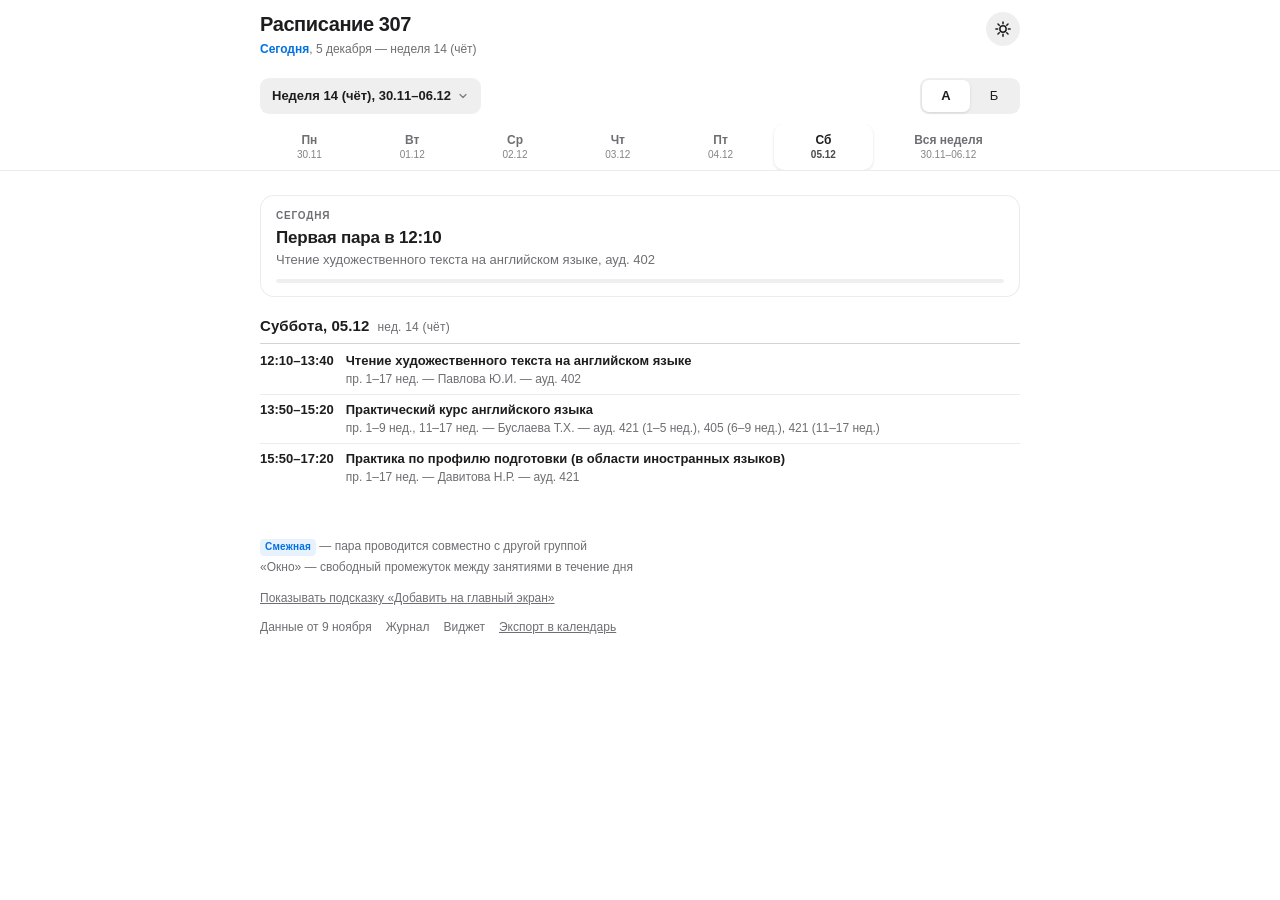
<file: index.html>
<!DOCTYPE html>
<html lang="ru">
<head>
<meta charset="utf-8">
<meta name="viewport" content="width=device-width, initial-scale=1, viewport-fit=cover">
<meta name="color-scheme" content="light dark">
<meta name="theme-color" content="#ffffff" id="metaTheme">
<title>Расписание 307</title>
<meta name="description" content="Расписание занятий групп А и Б: выберите группу и неделю — сайт покажет, какие пары идут на этой неделе.">
<link rel="icon" href="icon.svg" type="image/svg+xml">
<link rel="apple-touch-icon" href="apple-touch-icon.png">
<link rel="manifest" href="manifest.webmanifest">
<link rel="stylesheet" href="style.css">
<script>
try{var __s=JSON.parse(localStorage.getItem("schedule307:v1")||"{}");var __d=window.matchMedia&&matchMedia("(prefers-color-scheme: dark)").matches;document.documentElement.dataset.theme=__s.theme||(__d?"dark":"light")}catch(e){document.documentElement.dataset.theme="light"}
</script>
</head>
<body>
<header class="hdr">
  <div class="topbar">
    <div class="brand">
      <h1>Расписание 307</h1>
      <p class="sub" id="todayBadge" hidden></p>
    </div>
    <div class="hdr-actions">
      <button class="iconbtn" id="themeBtn" type="button" aria-label="Переключить тему">
        <svg class="ic-sun" width="18" height="18" viewBox="0 0 24 24" fill="none" stroke="currentColor" stroke-width="2" stroke-linecap="round"><circle cx="12" cy="12" r="4.2"/><path d="M12 2.5v2.4M12 19.1v2.4M2.5 12h2.4M19.1 12h2.4M5.3 5.3l1.7 1.7M17 17l1.7 1.7M18.7 5.3L17 7M7 17l-1.7 1.7"/></svg>
        <svg class="ic-moon" width="18" height="18" viewBox="0 0 24 24" fill="none" stroke="currentColor" stroke-width="2" stroke-linecap="round" stroke-linejoin="round"><path d="M21 12.79A9 9 0 1 1 11.21 3 7 7 0 0 0 21 12.79Z"/></svg>
      </button>
    </div>
  </div>

  <div class="panel">
    <div class="headrow">
      <button class="weekpill" id="weekPill" type="button" aria-expanded="false" aria-controls="weekRow">
        <span id="weekPillText"></span>
        <svg width="12" height="12" viewBox="0 0 24 24" fill="none" stroke="currentColor" stroke-width="2.4" stroke-linecap="round" stroke-linejoin="round"><path d="M6 9l6 6 6-6"/></svg>
      </button>
      <div class="seg groupseg" id="groupSeg" role="group" aria-label="Учебная группа">
        <button type="button" data-group="А" aria-pressed="true" aria-label="Группа А">А</button>
        <button type="button" data-group="Б" aria-pressed="false" aria-label="Группа Б">Б</button>
      </div>
    </div>

    <div class="weekrow" id="weekRow" hidden>
      <button class="wk-step" id="weekPrev" type="button" aria-label="Предыдущая неделя">
        <svg width="14" height="14" viewBox="0 0 24 24" fill="none" stroke="currentColor" stroke-width="2.4" stroke-linecap="round" stroke-linejoin="round"><path d="M15.5 5l-7 7 7 7"/></svg>
      </button>
      <div class="seg weekseg" id="weekSeg" role="group" aria-label="Неделя семестра"></div>
      <button class="wk-step" id="weekNext" type="button" aria-label="Следующая неделя">
        <svg width="14" height="14" viewBox="0 0 24 24" fill="none" stroke="currentColor" stroke-width="2.4" stroke-linecap="round" stroke-linejoin="round"><path d="M8.5 5l7 7-7 7"/></svg>
      </button>
    </div>

    <nav class="daytabs" id="dayTabs" role="tablist" aria-label="День недели"></nav>
  </div>

  <button class="backtoday" id="backToday" type="button" hidden>
    <svg width="13" height="13" viewBox="0 0 24 24" fill="none" stroke="currentColor" stroke-width="2.2" stroke-linecap="round" stroke-linejoin="round"><path d="M15.5 5l-7 7 7 7"/></svg>
    <span>Вернуться к сегодняшнему дню</span>
  </button>
</header>
<main id="main">
  <p class="empty" id="emptyMsg" hidden>В этот день занятий нет</p>
  <div id="content"></div>
</main>

<footer class="ftr">
  <p class="legend"><span class="badge">Смежная</span> — пара проводится совместно с другой группой</p>
  <p class="legend">«Окно» — свободный промежуток между занятиями в течение дня</p>
  <p class="ftr-row">
    <button class="linkbtn" id="resetBanner" type="button">Показывать подсказку «Добавить на главный экран»</button>
  </p>
  <p class="ftr-row ftr-meta">
    <span id="dataVersion" hidden></span>
    <a href="journal.html" class="flink">Журнал</a>
    <a href="widget.html" class="flink">Виджет</a>
    <button class="linkbtn" id="icsBtn" type="button">Экспорт в календарь</button>
  </p>
</footer>

<div class="banner" id="banner" hidden role="dialog" aria-label="Подсказка: добавить на главный экран">
  <div class="banner-body">
    <p class="banner-title" id="bannerTitle">Добавить на главный экран</p>
    <p class="banner-text" id="bannerText"></p>
    <button class="banner-no" id="bannerNo" type="button">Больше не показывать</button>
  </div>
  <button class="banner-x" id="bannerClose" type="button" aria-label="Скрыть подсказку">
    <svg width="14" height="14" viewBox="0 0 24 24" fill="none" stroke="currentColor" stroke-width="2.2" stroke-linecap="round"><path d="M6 6l12 12M18 6L6 18"/></svg>
  </button>
</div>

<script src="data.js"></script>
<script src="app.js"></script>
</body>
</html>
</file>
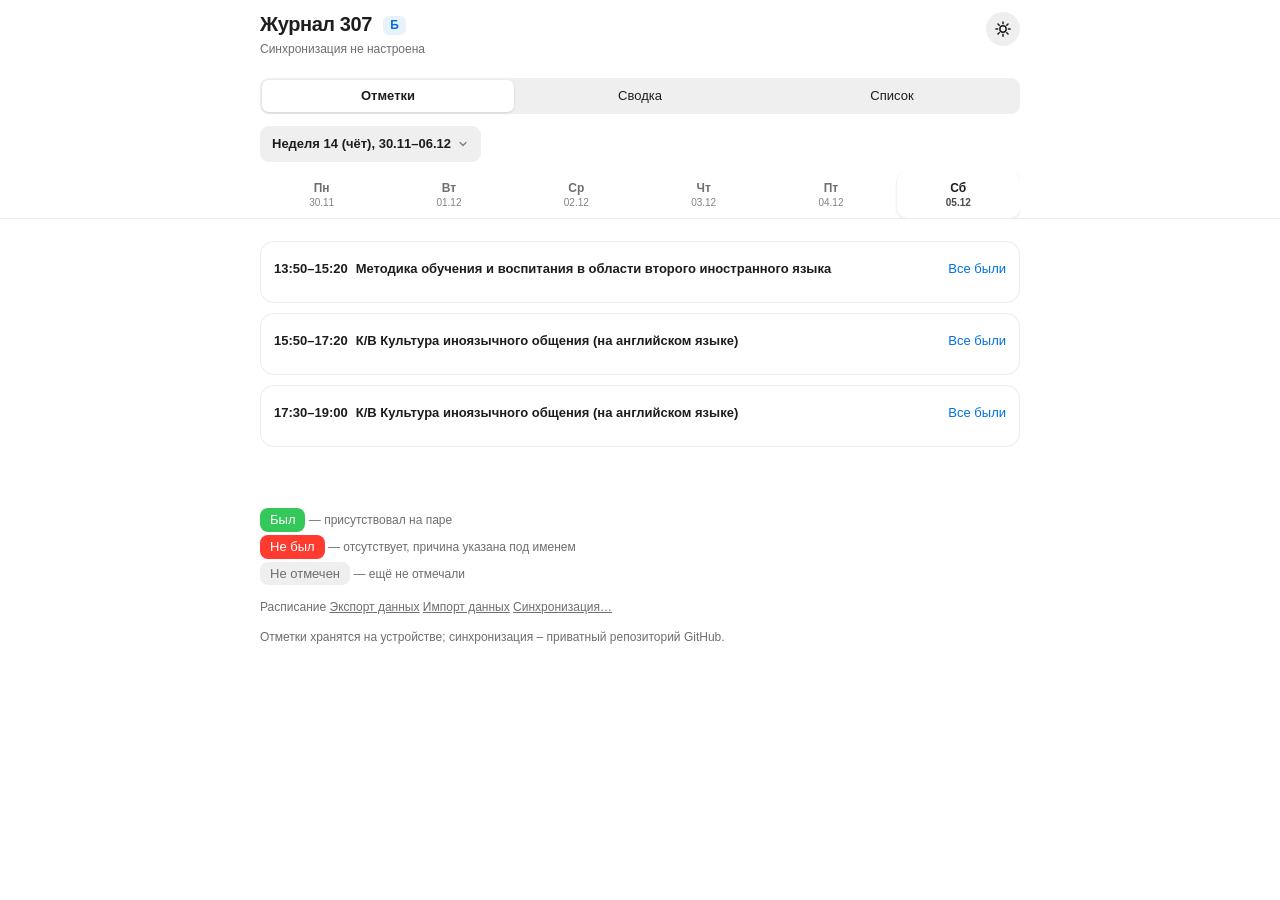
<file: journal.html>
<!DOCTYPE html>
<html lang="ru">
<head>
<meta charset="utf-8">
<meta name="viewport" content="width=device-width, initial-scale=1, viewport-fit=cover">
<meta name="color-scheme" content="light dark">
<meta name="theme-color" content="#ffffff" id="metaTheme">
<title>Журнал 307</title>
<meta name="description" content="Журнал посещаемости подгруппы Б: отметки по парам, сводка пропусков и список студентов.">
<link rel="icon" href="icon.svg" type="image/svg+xml">
<link rel="apple-touch-icon" href="apple-touch-icon.png">
<link rel="manifest" href="manifest.webmanifest">
<link rel="stylesheet" href="style.css">
<link rel="stylesheet" href="journal.css">
<script>
try{var __s=JSON.parse(localStorage.getItem("journal307:ui")||"{}");var __p=JSON.parse(localStorage.getItem("schedule307:v1")||"{}");var __d=window.matchMedia&&matchMedia("(prefers-color-scheme: dark)").matches;document.documentElement.dataset.theme=__s.theme||__p.theme||(__d?"dark":"light")}catch(e){document.documentElement.dataset.theme="light"}
</script>
</head>
<body>
<header class="hdr">
  <div class="topbar">
    <div class="brand">
      <h1>Журнал 307 <span class="h1-tag">Б</span></h1>
      <p class="sub" id="syncBadge" hidden></p>
    </div>
    <div class="hdr-actions">
      <button class="iconbtn" id="themeBtn" type="button" aria-label="Переключить тему">
        <svg class="ic-sun" width="18" height="18" viewBox="0 0 24 24" fill="none" stroke="currentColor" stroke-width="2" stroke-linecap="round"><circle cx="12" cy="12" r="4.2"/><path d="M12 2.5v2.4M12 19.1v2.4M2.5 12h2.4M19.1 12h2.4M5.3 5.3l1.7 1.7M17 17l1.7 1.7M18.7 5.3L17 7M7 17l-1.7 1.7"/></svg>
        <svg class="ic-moon" width="18" height="18" viewBox="0 0 24 24" fill="none" stroke="currentColor" stroke-width="2" stroke-linecap="round" stroke-linejoin="round"><path d="M21 12.79A9 9 0 1 1 11.21 3 7 7 0 0 0 21 12.79Z"/></svg>
      </button>
    </div>
  </div>

  <div class="panel">
    <div class="headrow">
      <div class="seg" id="viewSeg" role="group" aria-label="Раздел журнала">
        <button type="button" data-view="marks" aria-pressed="true">Отметки</button>
        <button type="button" data-view="stats" aria-pressed="false">Сводка</button>
        <button type="button" data-view="roster" aria-pressed="false">Список</button>
      </div>
    </div>

    <button class="weekpill" id="weekPill" type="button" aria-expanded="false" aria-controls="weekRow">
      <span id="weekPillText"></span>
      <svg width="12" height="12" viewBox="0 0 24 24" fill="none" stroke="currentColor" stroke-width="2.4" stroke-linecap="round" stroke-linejoin="round"><path d="M6 9l6 6 6-6"/></svg>
    </button>

    <div class="weekrow" id="weekRow" hidden>
      <button class="wk-step" id="weekPrev" type="button" aria-label="Предыдущая неделя">
        <svg width="14" height="14" viewBox="0 0 24 24" fill="none" stroke="currentColor" stroke-width="2.4" stroke-linecap="round" stroke-linejoin="round"><path d="M15.5 5l-7 7 7 7"/></svg>
      </button>
      <div class="seg weekseg" id="weekSeg" role="group" aria-label="Неделя семестра"></div>
      <button class="wk-step" id="weekNext" type="button" aria-label="Следующая неделя">
        <svg width="14" height="14" viewBox="0 0 24 24" fill="none" stroke="currentColor" stroke-width="2.4" stroke-linecap="round" stroke-linejoin="round"><path d="M8.5 5l7 7-7 7"/></svg>
      </button>
    </div>

    <nav class="daytabs" id="dayTabs" role="tablist" aria-label="День недели"></nav>
  </div>

  <button class="backtoday" id="backToday" type="button" hidden>
    <svg width="13" height="13" viewBox="0 0 24 24" fill="none" stroke="currentColor" stroke-width="2.2" stroke-linecap="round" stroke-linejoin="round"><path d="M15.5 5l-7 7 7 7"/></svg>
    <span>Вернуться к сегодняшнему дню</span>
  </button>
</header>
<main id="main">
  <section id="viewMarks"></section>
  <section id="viewStats" hidden></section>
  <section id="viewRoster" hidden></section>
  <p class="empty" id="emptyMsg" hidden>В этот день занятий нет</p>
</main>

<footer class="ftr">
  <p class="legend"><span class="pill pill-was">Был</span> — присутствовал на паре</p>
  <p class="legend"><span class="pill pill-abs">Не был</span> — отсутствует, причина указана под именем</p>
  <p class="legend"><span class="pill pill-unc">Не отмечен</span> — ещё не отмечали</p>
  <p class="ftr-row">
    <a href="index.html" class="flink">Расписание</a>
    <button class="linkbtn" id="exportBtn" type="button">Экспорт данных</button>
    <button class="linkbtn" id="importBtn" type="button">Импорт данных</button>
    <button class="linkbtn" id="syncCfg" type="button">Синхронизация…</button>
  </p>
  <p class="ftr-meta">Отметки хранятся на устройстве; синхронизация – приватный репозиторий GitHub.</p>
</footer>

<input type="file" id="importFile" accept="application/json,.json" hidden>

<div class="sheet-backdrop" id="sheetBd" hidden></div>
<div class="sheet" id="reasonSheet" hidden role="dialog" aria-label="Причина отсутствия">
  <p class="sheet-title">Причина отсутствия</p>
  <p class="sheet-sub" id="sheetWho"></p>
  <button class="rsn" type="button" data-r="b">Болезнь</button>
  <button class="rsn" type="button" data-r="u">Уважительная</button>
  <button class="rsn" type="button" data-r="n">Неуважительная</button>
  <button class="rsn" type="button" data-r="ip">Индивидуальный план обучения</button>
  <div class="rsn-custom">
    <input id="rsnText" type="text" placeholder="Своя причина…">
    <button class="rsn-go" id="rsnGo" type="button">Готово</button>
  </div>
  <button class="rsn-clear" id="rsnClear" type="button">Убрать отметку</button>
</div>
<div class="sheet" id="delSheet" hidden role="dialog" aria-label="Удалить студента?">
  <p class="sheet-title">Удалить студента?</p>
  <p class="sheet-sub" id="delSub"></p>
  <button class="rsn" type="button" id="delKeep">В историю</button>
  <button class="rsn rsn-clear" type="button" id="delWipe">Стереть</button>
  <button class="rsn" type="button" id="delCancel">Отмена</button>
</div>
<div class="snackbar" id="snackbar" hidden><span id="snackText"></span><button class="linkbtn" id="snackUndo" type="button">Отменить</button></div>

<script src="data.js"></script>
<script src="journal-store.js"></script>
<script src="journal.js"></script>
</body>
</html>
</file>
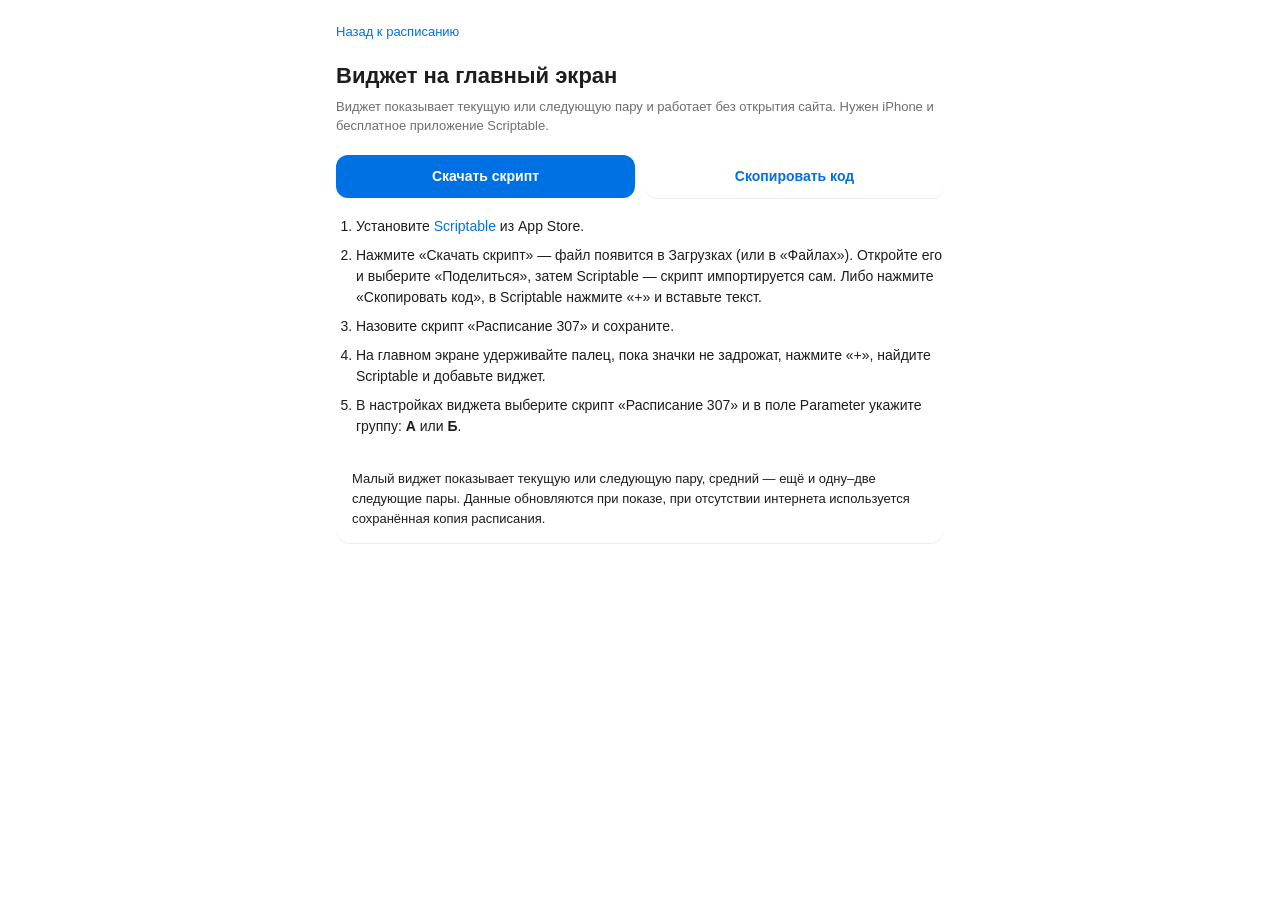
<file: widget.html>
<!DOCTYPE html>
<html lang="ru">
<head>
<meta charset="utf-8">
<meta name="viewport" content="width=device-width, initial-scale=1, viewport-fit=cover">
<meta name="color-scheme" content="light dark">
<meta name="theme-color" content="#ffffff" id="metaTheme">
<title>Виджет — Расписание 307</title>
<meta name="description" content="Как добавить виджет «Расписание 307» на главный экран iPhone через Scriptable.">
<link rel="icon" href="icon.svg" type="image/svg+xml">
<link rel="stylesheet" href="style.css">
<script>
try{var __s=JSON.parse(localStorage.getItem("schedule307:v1")||"{}");var __d=window.matchMedia&&matchMedia("(prefers-color-scheme: dark)").matches;document.documentElement.dataset.theme=__s.theme||(__d?"dark":"light")}catch(e){document.documentElement.dataset.theme="light"}
</script>
<style>
  .page { max-width: 640px; margin: 0 auto; padding: 20px 16px calc(40px + env(safe-area-inset-bottom)); }
  .page h1 { font-size: 22px; margin: 0 0 6px; }
  .page .lead { color: var(--fg2); font-size: 13px; margin: 0 0 20px; }
  .page ol { margin: 0 0 18px; padding-left: 20px; }
  .page li { margin: 8px 0; font-size: 14px; line-height: 1.5; }
  .page a { color: var(--accent); }
  .page .card { background: var(--card); border-radius: 14px; padding: 14px 16px; margin: 14px 0; box-shadow: 0 1px 0 var(--line); font-size: 13px; line-height: 1.55; }
  .back { display: inline-block; margin-bottom: 18px; font-size: 13px; color: var(--accent); text-decoration: none; }
  .btns { display: flex; gap: 10px; flex-wrap: wrap; margin: 0 0 18px; }
  .btns a, .btns button { appearance: none; -webkit-appearance: none; border: none; font: inherit; font-size: 14px; font-weight: 600; padding: 11px 16px; border-radius: 12px; text-decoration: none; cursor: pointer; }
  .btn-dl { background: var(--accent); color: #fff; flex: 1; text-align: center; min-width: 150px; }
  a.btn-dl { color: #fff; }
  html[data-theme="dark"] a.btn-dl { color: #fff; }
  .btn-cp { background: var(--card); color: var(--accent); box-shadow: 0 1px 0 var(--line); flex: 1; text-align: center; min-width: 150px; }
  .btn-cp:disabled { color: var(--fg2); }

</style>
</head>
<body>
<div class="page">
  <a class="back" href="./">Назад к расписанию</a>
  <h1>Виджет на главный экран</h1>
  <p class="lead">Виджет показывает текущую или следующую пару и работает без открытия сайта. Нужен iPhone и бесплатное приложение Scriptable.</p>

  <div class="btns">
    <a class="btn-dl" href="widget.js" download="Расписание 307.js">Скачать скрипт</a>
    <button class="btn-cp" id="copyBtn" type="button">Скопировать код</button>
  </div>

  <ol>
    <li>Установите <a href="https://apps.apple.com/app/scriptable/id1401844592" target="_blank" rel="noopener">Scriptable</a> из App Store.</li>
    <li>Нажмите «Скачать скрипт» — файл появится в Загрузках (или в «Файлах»). Откройте его и выберите «Поделиться», затем Scriptable — скрипт импортируется сам. Либо нажмите «Скопировать код», в Scriptable нажмите «+» и вставьте текст.</li>
    <li>Назовите скрипт «Расписание 307» и сохраните.</li>
    <li>На главном экране удерживайте палец, пока значки не задрожат, нажмите «+», найдите Scriptable и добавьте виджет.</li>
    <li>В настройках виджета выберите скрипт «Расписание 307» и в поле Parameter укажите группу: <b>А</b> или <b>Б</b>.</li>
  </ol>

  <div class="card">
    Малый виджет показывает текущую или следующую пару, средний — ещё и одну–две следующие пары. Данные обновляются при показе, при отсутствии интернета используется сохранённая копия расписания.
  </div>
</div>
<script>
try{var __s=JSON.parse(localStorage.getItem("schedule307:v1")||"{}");var __d=window.matchMedia&&matchMedia("(prefers-color-scheme: dark)").matches;document.documentElement.dataset.theme=__s.theme||(__d?"dark":"light")}catch(e){document.documentElement.dataset.theme="light"}
var __m=document.getElementById("metaTheme");if(__m)__m.content=document.documentElement.dataset.theme==="dark"?"#000000":"#ffffff";
(function(){
  var btn=document.getElementById("copyBtn");
  if(!btn)return;
  btn.addEventListener("click",function(){
    fetch("widget.js",{cache:"no-store"}).then(function(r){return r.text()}).then(function(t){
      if(navigator.clipboard&&navigator.clipboard.writeText){return navigator.clipboard.writeText(t)}
      var ta=document.createElement("textarea");ta.value=t;ta.style.position="fixed";ta.style.opacity="0";document.body.appendChild(ta);ta.select();document.execCommand("copy");ta.remove();
    }).then(function(){btn.textContent="Скопировано";btn.disabled=true;setTimeout(function(){btn.textContent="Скопировать код";btn.disabled=false},2500)}).catch(function(){btn.textContent="Не удалось — скачайте файл"});
  });
})();
</script>
</body>
</html>
</file>
<file: style.css>
/* Расписание 307 — Apple-стилистика. Light/dark через [data-theme]. */
:root {
  --bg: #ffffff;
  --bg2: #f5f5f7;
  --fg: #1d1d1f;
  --fg2: #6e6e73;
  --sep: #d2d2d7;
  --card: #ffffff;
  --line: #ececf0;
  --accent: #0071e3;
  --badge-bg: rgba(0, 113, 227, 0.09);
  --btn-bg: rgba(120, 120, 128, 0.12);
  --banner-bg: rgba(250, 250, 252, 0.92);
  --status-now: #0071e3;
  --status-soon: #ff9500;
  --now-tint: rgba(0, 113, 227, 0.05);
  --topbar-bg: rgba(255, 255, 255, 0.78);
}
html[data-theme="dark"] {
  --bg: #000000;
  --bg2: #1c1c1e;
  --fg: #f5f5f7;
  --fg2: #86868b;
  --sep: #38383a;
  --card: #1c1c1e;
  --line: #2c2c2e;
  --accent: #0a84ff;
  --badge-bg: rgba(10, 132, 255, 0.16);
  --btn-bg: rgba(120, 120, 128, 0.24);
  --banner-bg: rgba(28, 28, 30, 0.94);
  --status-now: #0a84ff;
  --status-soon: #ff9f0a;
  --now-tint: rgba(10, 132, 255, 0.10);
  --topbar-bg: rgba(18, 18, 20, 0.72);
}

* { box-sizing: border-box; }
html { -webkit-text-size-adjust: 100%; }
body {
  margin: 0;
  background: var(--bg);
  color: var(--fg);
  font-family: -apple-system, BlinkMacSystemFont, "SF Pro Text", "Segoe UI",
    Roboto, "Helvetica Neue", Arial, sans-serif;
  font-size: 15px;
  line-height: 1.45;
  font-variant-numeric: tabular-nums;
  -webkit-font-smoothing: antialiased;
  min-height: 100dvh;
}
button { font: inherit; color: inherit; -webkit-tap-highlight-color: transparent; }
a { color: var(--accent); text-decoration: none; }
:focus-visible { outline: 2px solid var(--accent); outline-offset: 2px; }

/* ---------- Шапка: липкая строка заголовка + уезжающая панель управления ---------- */
.hdr {
  position: sticky; top: 0; z-index: 20;
  background: transparent;
  padding: 0 16px;
  border-bottom: none;
}
.topbar {
  position: sticky; top: 0; z-index: 30;
  display: flex; align-items: flex-start; justify-content: space-between; gap: 12px;
  background: var(--topbar-bg);
  -webkit-backdrop-filter: saturate(180%) blur(20px);
  backdrop-filter: saturate(180%) blur(20px);
  padding: calc(10px + env(safe-area-inset-top)) 0 8px;
  margin: 0 -16px; padding-left: 16px; padding-right: 16px;
}
.brand h1 { margin: 0; font-size: 20px; font-weight: 700; letter-spacing: -0.4px; }
.sub { margin: 2px 0 0; font-size: 12px; color: var(--fg2); }
.sub b { color: var(--accent); font-weight: 600; }

.iconbtn {
  flex: none; width: 34px; height: 34px; margin-top: 2px;
  display: grid; place-items: center;
  border: none; border-radius: 50%;
  background: var(--btn-bg); color: var(--fg);
  cursor: pointer;
}
html[data-theme="light"] .ic-moon { display: none; }
html[data-theme="dark"] .ic-sun { display: none; }

.hdr-actions { display: flex; align-items: center; gap: 8px; flex: none; }

/* панель управления: на мобиле сворачивается при скролле, липкой остаётся строка заголовка */
.panel { padding-bottom: 10px; }
@media (min-width: 769px) { .panel { padding-bottom: 0; } }
.panel .controls, .panel .weekrow, .panel .daytabs { margin-top: 10px; }

/* ---------- Сегментированные переключатели ---------- */
.seg {
  display: flex; width: 100%;
  background: var(--btn-bg); border-radius: 9px; padding: 2px;
}
.seg button {
  flex: 1; min-height: 32px;
  border: none; border-radius: 7px;
  background: transparent; color: var(--fg);
  font-size: 13px; font-weight: 500;
  cursor: pointer; white-space: nowrap; padding: 4px 8px;
}
.seg button[aria-pressed="true"] {
  background: var(--card); color: var(--fg); font-weight: 600;
  box-shadow: 0 1px 3px rgba(0, 0, 0, 0.12);
}
html[data-theme="dark"] .seg button[aria-pressed="true"] { background: #5a5a5e; box-shadow: none; }
.controls { display: flex; align-items: center; gap: 10px; margin-top: 12px; }
.lab { font-size: 13px; font-weight: 600; color: var(--fg2); }
.groupseg { width: auto; }
.groupseg button { flex: none; min-width: 48px; padding: 6px 16px; }
.weekrow { display: flex; align-items: center; gap: 6px; margin-top: 12px; }
.weekrow[hidden] { display: none; }

/* ---------- Пилюля недели (свёрнутая лента) ---------- */
.headrow {
  display: flex; align-items: center; justify-content: space-between;
  gap: 10px; margin-top: 12px;
}
.weekpill {
  display: flex; align-items: center; gap: 6px;
  min-height: 36px; padding: 6px 12px;
  border: none; border-radius: 9px; cursor: pointer;
  background: var(--btn-bg); color: var(--fg);
  font-size: 13px; font-weight: 600;
}
.weekpill svg { opacity: 0.55; }
.weekpill[aria-expanded="true"] svg { transform: rotate(180deg); }
.wk-step {
  flex: none; width: 36px; height: 36px;
  display: grid; place-items: center;
  border: none; border-radius: 50%;
  background: var(--btn-bg); color: var(--fg); cursor: pointer;
}
.wk-step:disabled { opacity: 0.35; cursor: default; }
.weekseg { flex: 1 1 auto; flex-wrap: nowrap; overflow-x: auto; scrollbar-width: none; }
.weekseg::-webkit-scrollbar { display: none; }
.weekseg button { flex: 1 0 auto; min-width: 34px; }
.weekseg button.istoday { color: var(--accent); font-weight: 600; }

/* ---------- Табы дней: пилюли с датами + «Вся неделя» ---------- */
.daytabs {
  display: flex; gap: 4px; margin-top: 12px;
  overflow-x: auto; scrollbar-width: none;
  -webkit-overflow-scrolling: touch;
}
.daytabs::-webkit-scrollbar { display: none; }
.daytabs button {
  flex: 1 0 0; min-width: 0; min-height: 46px;
  display: flex; flex-direction: column; align-items: center; justify-content: center; gap: 1px;
  border: none; border-radius: 10px; background: transparent; cursor: pointer;
  color: var(--fg2); padding: 5px 0; position: relative;
}
.daytabs button.allweek { flex: 1.45 0 0; }
.daytabs button.allweek .dname { font-size: 12px; white-space: nowrap; }
.daytabs .dname { font-size: 12px; font-weight: 600; line-height: 1.25; }
.daytabs .ddate { font-size: 10px; line-height: 1.25; opacity: 0.85; font-variant-numeric: tabular-nums; }
.daytabs button[aria-selected="true"] {
  background: var(--card); color: var(--fg); font-weight: 700;
  box-shadow: 0 1px 3px rgba(0, 0, 0, 0.12);
}
html[data-theme="dark"] .daytabs button[aria-selected="true"] { background: #5a5a5e; box-shadow: none; color: #fff; }
.daytabs button[aria-selected="true"] .ddate { opacity: 0.8; }
/* сегодняшний день: мягкий акцент, когда он не выбран */
.daytabs button.istoday:not([aria-selected="true"]) { color: var(--accent); }
.backtoday {
  display: flex; align-items: center; gap: 5px;
  margin: 8px 0 0; padding: 0;
  border: none; background: none; cursor: pointer;
  color: var(--accent); font-size: 13px; font-weight: 500;
  min-height: 32px;
}
.backtoday[hidden] { display: none; }

/* ---------- Контент ---------- */
main { padding: 12px 16px calc(40px + env(safe-area-inset-bottom)); max-width: 760px; margin: 0 auto; }
.empty { color: var(--fg2); text-align: center; padding: 48px 0; font-size: 15px; }

section.day h2 {
  font-size: 15px; font-weight: 700; letter-spacing: 0.1px;
  margin: 20px 0 2px; padding-bottom: 6px;
  border-bottom: 1px solid var(--sep);
}
.h2w {
  font-size: 12px; font-weight: 500; color: var(--fg2);
  margin-left: 8px; letter-spacing: 0.2px; white-space: nowrap;
}
section.day:first-of-type h2 { margin-top: 4px; }
.dayempty { color: var(--fg2); font-size: 12px; padding: 10px 0 2px; }

/* мобильная карточка дня (вид «Неделя» ≤768px) */
.mday { display: none; }
.mday h2 {
  font-size: 15px; font-weight: 700; letter-spacing: 0.1px;
  margin: 14px 0 2px; padding-bottom: 6px;
  border-bottom: 1px solid var(--sep);
}
.mday .slot:last-child { border-bottom: none; }
.mday .slot { padding: 7px 0; }

.slot {
  position: relative;
  display: grid; grid-template-columns: max-content minmax(0, 1fr); gap: 12px;
  padding: 7px 0; border-bottom: 1px solid var(--line);
}
.slot.last { border-bottom: none; padding-bottom: 2px; }
/* время на базовой линии названия: те же 13px и тот же межстрочный 1.3 */
.slot .t { font-weight: 600; font-size: 13px; line-height: 1.3; white-space: nowrap; }
.slot.win .wtxt { font-size: 12px; color: var(--fg2); }

/* статусы — без цветных палок и заливок: текущая пара читается
   по синему времени, прошедшие приглушены, «скоро» не помечается */
.slot.now .t { color: var(--status-now); }
.slot.past { opacity: 0.45; }

/* бейдж «идёт сейчас» — маленькая живая точка перед названием */
.slot.now .badge {
  background: transparent; color: var(--status-now);
  padding: 0; margin-left: 7px; vertical-align: 2px;
  font-size: 0;
}
.slot.now .badge::before {
  content: ""; display: inline-block;
  width: 7px; height: 7px; border-radius: 50%;
  background: var(--status-now);
}

.it + .it { margin-top: 7px; }
.it .name { font-size: 13px; font-weight: 600; line-height: 1.3; overflow-wrap: anywhere; }
.badge {
  display: inline-block; font-size: 10px; font-weight: 600;
  color: var(--accent); background: var(--badge-bg);
  border-radius: 4px; padding: 1px 5px; margin-left: 6px;
  letter-spacing: 0.2px; vertical-align: 1px;
}
.it .meta { font-size: 12px; color: var(--fg2); margin-top: 1px; line-height: 1.35; overflow-wrap: anywhere; }
.it .meta a { color: var(--accent); }

/* ---------- Карточка «Сейчас» ---------- */
.nowcard {
  background: var(--card);
  border-radius: 14px;
  padding: 14px 16px;
  margin: 12px 0 18px;
  animation: nc-in 0.35s ease-out both;
}
html[data-theme="light"] .nowcard { box-shadow: inset 0 0 0 1px var(--line); }
@keyframes nc-in { from { opacity: 0; transform: translateY(-4px); } to { opacity: 1; transform: none; } }
html[data-theme="dark"] .nowcard { box-shadow: 0 1px 0 rgba(255, 255, 255, 0.05), 0 6px 18px rgba(0, 0, 0, 0.45); }
.nc-label {
  font-size: 10px; font-weight: 600;
  letter-spacing: 0.8px; text-transform: uppercase;
  color: var(--fg2);
}
.nowcard.is-now .nc-label { color: var(--accent); }
.nc-title { font-size: 17px; font-weight: 600; line-height: 1.3; margin-top: 3px; letter-spacing: -0.2px; }
.nc-sub { font-size: 13px; color: var(--fg2); margin-top: 2px; line-height: 1.4; }
/* полоса хода пары: обновляется каждые 30 секунд вместе с карточкой */
.nc-bar {
  margin-top: 10px; height: 4px; border-radius: 2px;
  background: var(--btn-bg); overflow: hidden;
}
.nc-bar i {
  display: block; height: 100%; width: 0;
  border-radius: 2px;
  background: var(--status-now);
  transition: width 0.5s ease;
}

/* ---------- Вид «Неделя» (десктоп) ---------- */
.table { display: none; }
.wk-day { min-width: 0; }
.wk-day .cell, .wk-day .wcell {
  border-radius: 6px; padding: 4px 7px 5px; font-size: 9px; line-height: 1.3;
}
.wk-day .cell { background: var(--bg2); }
.wk-day .cell + .cell, .wk-day .cell + .wcell { margin-top: 3px; }
.wk-day .cell .name { font-weight: 600; display: block; }
.wk-day .cell .meta { color: var(--fg2); display: block; }
.wk-day .badge { font-size: 8.5px; padding: 0 3px; margin-left: 3px; }
.wk-day .wcell { background: var(--bg2); color: var(--fg2); font-size: 8.5px; padding-top: 5px; padding-bottom: 5px; }
.wk-day .wcell.nowin { background: transparent; }
.wk-day .dayh {
  font-size: 10.5px; font-weight: 700; text-align: center;
  padding-bottom: 4px; border-bottom: 1px solid var(--sep); margin-bottom: 4px;
}
.wk-day .dayh span { display: block; font-weight: 400; font-size: 8.5px; color: var(--fg2); }
.wk-day.is-today .dayh { color: var(--accent); }
.wk-grid { display: grid; grid-template-columns: 64px repeat(6, 1fr); gap: 4px; }
.wk-grid .time { font-size: 8.5px; font-weight: 600; color: var(--fg2); padding-top: 2px; }
.wk-grid .time + .wk-day, .wk-day + .time { border-top: none; }
.wk-grid > div { min-width: 0; }

/* ---------- Подвал ---------- */
.ftr { padding: 8px 16px calc(28px + env(safe-area-inset-bottom)); color: var(--fg2); font-size: 12px; max-width: 760px; margin: 0 auto; }
.legend { margin: 3px 0; }
.legend .badge { margin-left: 0; vertical-align: baseline; }
.ftr-row { margin-top: 14px; }
.ftr-meta { display: flex; flex-wrap: wrap; align-items: baseline; gap: 14px; margin-top: 12px; }
.flink { color: var(--fg2); }
.linkbtn {
  border: none; background: none; padding: 0; cursor: pointer;
  color: var(--fg2); font-size: 12px; text-decoration: underline;
}

/* ---------- Баннер ---------- */
.banner {
  position: fixed; left: 12px; right: 12px;
  bottom: calc(12px + env(safe-area-inset-bottom)); z-index: 40;
  display: flex; align-items: flex-start; gap: 8px;
  background: var(--banner-bg);
  -webkit-backdrop-filter: saturate(180%) blur(16px);
  backdrop-filter: saturate(180%) blur(16px);
  border-radius: 14px; padding: 12px 12px;
  box-shadow: 0 8px 28px rgba(0, 0, 0, 0.22);
}
.banner[hidden] { display: none; }
.banner-title { margin: 0; font-size: 13px; font-weight: 700; }
.banner-text { margin: 1px 0 0; font-size: 12px; color: var(--fg2); }
.banner-no {
  border: none; background: none; padding: 10px 12px 0 0; margin: -2px 0 0; cursor: pointer;
  color: var(--accent); font-size: 12px; font-weight: 500;
}
.banner-body { flex: 1; min-width: 0; }
.banner-x {
  flex: none; width: 36px; height: 36px; margin-top: -5px; display: grid; place-items: center;
  border: none; border-radius: 50%; background: var(--btn-bg); color: var(--fg2); cursor: pointer;
}

/* ---------- Адаптив ---------- */
@media (min-width: 769px) {
  .hdr {
    background: var(--topbar-bg);
    -webkit-backdrop-filter: saturate(180%) blur(20px);
    backdrop-filter: saturate(180%) blur(20px);
    border-bottom: 1px solid var(--line);
  }
  .topbar, .panel, .backtoday { max-width: 760px; margin-left: auto; margin-right: auto; }
  .topbar { background: transparent; -webkit-backdrop-filter: none; backdrop-filter: none; padding-left: 0; padding-right: 0; }
  /* контент в той же 760-колонке, что и шапка (без внутренних 16px) */
  main, .ftr { padding-left: 0; padding-right: 0; }
  .daytabs { margin-top: 10px; }
  /* на десктопе неделя = сетка */
  body[data-view="week"] #content .day { display: none; }
  body[data-view="week"] .table { display: grid; }
}
@media (max-width: 768px) {
  /* на мобиле панель уезжает при скролле, липкой остаётся строка заголовка:
     .hdr sticky, панель .panel скрывается классом .collapsed (ставит app.js) */
  .hdr { position: sticky; top: 0; z-index: 20; border-bottom: none; background: var(--topbar-bg); -webkit-backdrop-filter: saturate(180%) blur(20px); backdrop-filter: saturate(180%) blur(20px); margin: 0; padding: 0 16px; }
  .hdr .topbar { position: static; background: transparent; -webkit-backdrop-filter: none; backdrop-filter: none; box-shadow: 0 1px 0 var(--line); }
  .hdr .panel { overflow: hidden; transition: max-height 0.25s ease, opacity 0.2s ease; max-height: 320px; opacity: 1; }
  .hdr.collapsed .panel { max-height: 0; opacity: 0; padding-bottom: 0; }
  .hdr.collapsed .topbar { box-shadow: none; }
  .iconbtn { margin-top: -2px; }
  .daytabs .allweek { min-width: 74px; padding-left: 7px; padding-right: 7px; }
  /* на мобиле неделя = компактные карточки дней */
  .table { display: none; }
  body[data-view="week"] .day { display: none; }
  body[data-view="week"] .mday { display: block; }
  .slot { gap: 10px; }
  .it .name { font-size: 13px; }
  .it .meta { font-size: 12px; }
}
@media (max-width: 380px) {
  .lab { font-size: 12px; }
  .groupseg button { min-width: 40px; padding: 6px 10px; }
  .weekseg button { min-width: 30px; }
  .wk-step { width: 28px; height: 28px; }
  .weekpill { font-size: 12px; padding: 6px 9px; }
}

@media (prefers-reduced-motion: reduce) {
  * { transition: none !important; animation: none !important; scroll-behavior: auto !important; }
}
.seg button, .daytabs button, .iconbtn, .banner { transition: background 0.18s, color 0.18s, box-shadow 0.18s; }
</file>
<file: journal.css>
/* Расписание 307 — Журнал. Только журнальные правила: токены и общие компоненты
   (.hdr/.topbar/.panel/.seg/.iconbtn/.weekpill/.backtoday/.empty/.ftr/.linkbtn)
   живут в style.css и здесь не дублируются. Шеврон — CSS-бордер, без эмодзи.
   prefers-reduced-motion гасит все анимации глобально (style.css). */

/* ---------- Токены статусов (обе темы) ---------- */
:root {
  --ok: #34c759;
  --ok-tint: rgba(52, 199, 89, 0.12);
  --bad: #ff3b30;
  --bad-tint: rgba(255, 59, 48, 0.10);
}
html[data-theme="dark"] {
  --ok: #30d158;
  --ok-tint: rgba(48, 209, 88, 0.16);
  --bad: #ff453a;
  --bad-tint: rgba(255, 69, 58, 0.16);
}

/* ---------- Бейдж синхронизации: тихий по умолчанию (.sub), классы — договорённость с journal.js ---------- */
#syncBadge.sync-warn { color: var(--status-soon); }
#syncBadge.sync-err { color: var(--bad); }
/* нативное кольцо загрузки на время «Отправка…» (reduced-motion гасит глобально) */
.spin {
  display: inline-block; width: 11px; height: 11px; margin-right: 6px;
  vertical-align: -1px;
  border: 2px solid var(--fg2); border-top-color: transparent;
  border-radius: 50%;
  animation: spin-rot 0.8s linear infinite;
}
@keyframes spin-rot { to { transform: rotate(360deg); } }

/* ---------- Шапка: бейдж подгруппы у заголовка, отступ пилюли недель ----------
   На сайте .weekpill живёт внутри .headrow, здесь он отдельной строкой —
   без margin прилипает к сегменту разделов. */
.h1-tag {
  display: inline-block; vertical-align: 2px;
  margin-left: 6px; padding: 1px 7px;
  border-radius: 6px;
  background: var(--badge-bg); color: var(--accent);
  font-size: 12px; font-weight: 700; letter-spacing: 0.2px;
}
.panel .weekpill { margin-top: 12px; }
.panel .weekrow { margin-top: 10px; }

/* ---------- Карточка пары (как карточки сайта: hairline в light, подъём в dark) ---------- */
.paircard {
  background: var(--card);
  border-radius: 14px;
  padding: 12px 14px;
  margin: 10px 0;
}
html[data-theme="light"] .paircard { box-shadow: inset 0 0 0 1px var(--line); }
html[data-theme="dark"] .paircard {
  box-shadow: 0 1px 0 rgba(255, 255, 255, 0.05), 0 6px 18px rgba(0, 0, 0, 0.45);
}
.pc-head { display: flex; align-items: baseline; gap: 8px; }
.pc-time { flex: none; font-size: 13px; font-weight: 600; white-space: nowrap; }
.pc-name {
  flex: 1; min-width: 0;
  font-size: 13px; font-weight: 600; line-height: 1.3;
  white-space: nowrap; overflow: hidden; text-overflow: ellipsis;
}
.pc-all {
  flex: none; min-height: 32px; padding: 0;
  border: none; background: none; cursor: pointer;
  color: var(--accent); font-size: 13px; font-weight: 500; white-space: nowrap;
}
/* чип «Пара отмечена»: нет ни одного «Не отмечен» */
.pc-done {
  flex: none; padding: 2px 9px;
  border-radius: 999px;
  background: var(--ok-tint); color: var(--ok);
  font-size: 11px; font-weight: 600; white-space: nowrap;
}
/* сворачивание отмеченных: тихая строка-кнопка под шапкой пары */
.pc-fold {
  display: flex; align-items: center; gap: 6px;
  width: 100%; margin-top: 6px; padding: 6px 2px 2px;
  border: none; background: none; cursor: pointer;
  color: var(--fg2); font-size: 12px; font-weight: 500; text-align: left;
}
.pc-fold svg { opacity: 0.55; transition: transform 0.2s ease; }
.pc-fold[aria-expanded="true"] svg { transform: rotate(180deg); }
.pc-fold:active { opacity: 0.6; }
/* сводка дня в шапке списка пар */
.dayline { margin: 2px 2px 10px; font-size: 12px; color: var(--fg2); }

/* ---------- Строки студентов: тинт фона по статусу, имя по центру кнопок ----------
   Без причины — одна строка грида (имя и кнопки в одном ряду, без фантомного
   гэпа второй строки); с причиной — кнопки спанятся на два ряда и центруются
   по блоку имя+причина (класс with-reason ставит marksHTML). */
.pc-rows { margin-top: 6px; }
.strow {
  display: grid;
  grid-template-columns: minmax(0, 1fr) auto;
  column-gap: 10px; row-gap: 2px;
  align-items: center;
  padding: 8px 10px;
  border-radius: 10px;
}
.strow + .strow { margin-top: 4px; }
.st-name {
  grid-area: 1 / 1; min-width: 0;
  font-size: 13px; font-weight: 600; line-height: 1.3;
  white-space: nowrap; overflow: hidden; text-overflow: ellipsis;
}
.st-reason {
  grid-area: 2 / 1; min-width: 0;
  font-size: 12px; line-height: 1.35; color: var(--fg2);
  white-space: nowrap; overflow: hidden; text-overflow: ellipsis;
}
.st-actions { grid-area: 1 / 2; display: flex; align-items: center; gap: 6px; }
.strow.with-reason .st-actions { grid-area: 1 / 2 / span 2; }
.strow.st-p { background: var(--ok-tint); }
.strow.st-a { background: var(--bad-tint); cursor: pointer; }
.strow.st-unc { background: transparent; }
.strow.st-fold { display: none; }

/* ---------- Пилюли отметок (компактные; активная заливка — по статусу строки) ---------- */
.pill {
  display: inline-flex; align-items: center;
  flex: none;
  padding: 4px 10px;
  border: none; border-radius: 8px;
  background: var(--btn-bg); color: var(--fg2);
  font-size: 13px; font-weight: 500; line-height: 1.2;
  white-space: nowrap;
}
button.pill { cursor: pointer; }
.legend .pill-was,
.strow.st-p .pill-was,
.pill-was[aria-pressed="true"] { background: var(--ok); color: #fff; }
.legend .pill-abs,
.strow.st-a .pill-abs,
.pill-abs[aria-pressed="true"] { background: var(--bad); color: #fff; }

/* ---------- Шторка причины: низ, blur, выезд 0.25s ----------
   Открытие: journal.js снимает [hidden] — анимация стартует сама.
   Закрытие: добавить класс .out и по animationend вернуть [hidden] (снять .out). */
.sheet-backdrop {
  position: fixed; inset: 0; z-index: 50;
  background: rgba(0, 0, 0, 0.35);
  animation: bd-in 0.25s ease-out both;
}
.sheet-backdrop[hidden] { display: none; }
.sheet-backdrop.out { animation: bd-out 0.2s ease-in both; }
.sheet {
  position: fixed; left: 0; right: 0; bottom: 0; z-index: 60;
  max-width: 760px; margin: 0 auto;
  padding: 16px 16px calc(14px + env(safe-area-inset-bottom));
  border-radius: 16px 16px 0 0;
  background: var(--banner-bg);
  -webkit-backdrop-filter: saturate(180%) blur(20px);
  backdrop-filter: saturate(180%) blur(20px);
  box-shadow: 0 -6px 24px rgba(0, 0, 0, 0.18);
  animation: sheet-in 0.25s ease-out both;
}
.sheet[hidden] { display: none; }
.sheet.out { animation: sheet-out 0.2s ease-in both; }
.sheet-title { margin: 0; font-size: 17px; font-weight: 700; letter-spacing: -0.2px; }
.sheet-sub { margin: 2px 0 12px; font-size: 13px; color: var(--fg2); }
.rsn {
  display: flex; align-items: center; justify-content: space-between; gap: 8px;
  width: 100%; min-height: 44px; padding: 0 2px;
  border: none; background: none; cursor: pointer;
  color: var(--fg); font-size: 15px; text-align: left;
}
.rsn + .rsn { border-top: 1px solid var(--line); }
.rsn::after {
  content: ""; flex: none; width: 8px; height: 8px;
  border-top: 2px solid var(--sep); border-right: 2px solid var(--sep);
  transform: rotate(45deg);
}
.rsn:active { opacity: 0.55; }
.rsn-custom { display: flex; gap: 8px; margin-top: 12px; }
.rsn-custom input {
  flex: 1; min-width: 0; min-height: 38px;
  border: none; border-radius: 9px;
  background: var(--btn-bg); color: var(--fg);
  padding: 0 12px; font: inherit; font-size: 15px;
}
.rsn-go {
  flex: none; min-height: 38px; padding: 0 4px;
  border: none; background: none; cursor: pointer;
  color: var(--accent); font-size: 15px; font-weight: 600; white-space: nowrap;
}
.rsn-clear {
  display: block; width: 100%; min-height: 44px; margin-top: 8px; padding: 0;
  border: none; background: none; cursor: pointer;
  color: var(--bad); font-size: 15px; font-weight: 500;
}
@keyframes sheet-in { from { transform: translateY(100%); } to { transform: translateY(0); } }
@keyframes sheet-out { from { transform: translateY(0); } to { transform: translateY(100%); } }
@keyframes bd-in { from { opacity: 0; } to { opacity: 1; } }
@keyframes bd-out { from { opacity: 1; } to { opacity: 0; } }

/* ---------- Снекбар-пилюля ---------- */
.snackbar {
  position: fixed; left: 50%; bottom: calc(16px + env(safe-area-inset-bottom)); z-index: 70;
  transform: translateX(-50%);
  display: flex; align-items: center; gap: 12px;
  max-width: calc(100% - 24px);
  padding: 10px 16px;
  border-radius: 999px;
  background: var(--banner-bg);
  -webkit-backdrop-filter: saturate(180%) blur(16px);
  backdrop-filter: saturate(180%) blur(16px);
  box-shadow: 0 8px 28px rgba(0, 0, 0, 0.22);
  font-size: 13px;
  animation: snack-in 0.25s ease-out both;
}
.snackbar[hidden] { display: none; }
.snackbar span {
  flex: 1; min-width: 0;
  white-space: nowrap; overflow: hidden; text-overflow: ellipsis;
}
.snackbar .linkbtn { flex: none; color: var(--accent); font-weight: 600; text-decoration: none; }
@keyframes snack-in {
  from { opacity: 0; transform: translate(-50%, 12px); }
  to { opacity: 1; transform: translate(-50%, 0); }
}

/* ---------- Сводка: heatmap (акцентный синий, 5 ступеней, обе темы) ---------- */
.heat-title { margin: 16px 0 6px; font-size: 15px; font-weight: 700; letter-spacing: 0.1px; }
/* Явных рядов у .heat нет: при auto-flow column шаблон рядов заворачивал бы
   18 колонок-недель в группы по 6 внутри 11px-дорожек. Ряды (6 × 11px)
   задаёт сам .heat-col. */
.heat {
  display: grid; grid-auto-flow: column; grid-auto-columns: 11px;
  gap: 3px;
}
.heat-col { display: grid; grid-template-rows: repeat(6, 11px); gap: 3px; }
.heat-cell { width: 11px; height: 11px; border-radius: 2px; cursor: pointer; }
.heat-cell.l0 { background: #eef2f7; }
.heat-cell.l1 { background: rgba(0, 113, 227, 0.18); }
.heat-cell.l2 { background: rgba(0, 113, 227, 0.38); }
.heat-cell.l3 { background: rgba(0, 113, 227, 0.60); }
.heat-cell.l4 { background: rgba(0, 113, 227, 0.85); }
html[data-theme="dark"] .heat-cell.l0 { background: #1c1c1e; box-shadow: inset 0 0 0 1px var(--line); }
html[data-theme="dark"] .heat-cell.l1 { background: rgba(10, 132, 255, 0.20); }
html[data-theme="dark"] .heat-cell.l2 { background: rgba(10, 132, 255, 0.40); }
html[data-theme="dark"] .heat-cell.l3 { background: rgba(10, 132, 255, 0.62); }
html[data-theme="dark"] .heat-cell.l4 { background: rgba(10, 132, 255, 0.88); }
.heat-legend {
  display: flex; align-items: center; gap: 4px;
  margin-top: 10px; font-size: 12px; color: var(--fg2);
}
.heat-legend .heat-cell { cursor: default; }

/* ---------- «Совсем не приходили» ---------- */
#skipList h3 { margin: 16px 0 2px; font-size: 13px; font-weight: 600; color: var(--fg2); }
.skip-row {
  display: flex; flex-wrap: wrap; align-items: baseline;
  column-gap: 8px; row-gap: 2px;
  min-height: 44px; padding: 8px 2px;
  border-bottom: 1px solid var(--line);
  cursor: pointer;
}
#skipList .skip-row:last-child { border-bottom: none; }
.skip-name {
  flex: 1 1 auto; min-width: 0;
  font-size: 13px; font-weight: 600;
  white-space: nowrap; overflow: hidden; text-overflow: ellipsis;
}
.skip-count { flex: none; font-size: 13px; color: var(--fg2); }
.skip-dates { flex: 1 1 100%; font-size: 12px; line-height: 1.4; color: var(--fg2); overflow-wrap: anywhere; }
.skip-dates[hidden] { display: none; }

/* ---------- Список (roster) ---------- */
.roster-head { display: flex; align-items: center; gap: 8px; margin: 12px 0 4px; }
.roster-head input {
  flex: 1; min-width: 0; min-height: 38px;
  border: none; border-radius: 9px;
  background: var(--btn-bg); color: var(--fg);
  padding: 0 12px; font: inherit; font-size: 15px;
}
.roster-head button {
  flex: none; min-height: 38px; padding: 0 4px;
  border: none; background: none; cursor: pointer;
  color: var(--accent); font-size: 15px; font-weight: 600; white-space: nowrap;
}
.rrow {
  display: flex; align-items: center; gap: 10px;
  min-height: 44px; padding: 8px 2px;
  border-bottom: 1px solid var(--line);
}
#rosterList .rrow:last-child { border-bottom: none; }
.r-name {
  flex: 1; min-width: 0;
  font-size: 13px; font-weight: 600;
  white-space: nowrap; overflow: hidden; text-overflow: ellipsis;
}
/* метка «выбыл» — класс-договорённость с journal.js; приглушить и имя */
.r-gone {
  flex: none; font-size: 10px; font-weight: 600;
  color: var(--fg2); background: var(--btn-bg);
  border-radius: 4px; padding: 1px 5px; letter-spacing: 0.2px;
}
.rrow.is-gone .r-name, .rrow.gone .r-name { color: var(--fg2); font-weight: 500; }
.r-edit, .r-del {
  flex: none; min-height: 32px; padding: 0 2px;
  border: none; background: none; cursor: pointer;
  font-size: 13px; white-space: nowrap;
}
.r-edit { color: var(--accent); }
.r-del { color: var(--bad); }
.rrow input {
  flex: 1; min-width: 0; min-height: 34px;
  border: none; border-radius: 8px;
  background: var(--btn-bg); color: var(--fg);
  padding: 0 10px; font: inherit; font-size: 15px;
}
#pasteImport {
  display: block; width: 100%; min-height: 96px;
  margin: 16px 0 8px; padding: 10px 12px;
  border: none; border-radius: 9px;
  background: var(--btn-bg); color: var(--fg);
  font: inherit; font-size: 13px; line-height: 1.4; resize: vertical;
}
#importGo {
  min-height: 36px; padding: 0 2px;
  border: none; background: none; cursor: pointer;
  color: var(--accent); font-size: 15px; font-weight: 600; white-space: nowrap;
}
/* настройка синхронизации (появляется по тапу на «Синхронизация…») */
#syncSetup {
  display: grid; gap: 8px;
  margin-top: 18px; padding-top: 14px;
  border-top: 1px solid var(--line);
}
#syncSetup input {
  min-height: 38px;
  border: none; border-radius: 9px;
  background: var(--btn-bg); color: var(--fg);
  padding: 0 12px; font: inherit; font-size: 15px;
}
#cfgSave, #cfgOff {
  min-height: 40px;
  border: none; border-radius: 9px; cursor: pointer;
  background: var(--btn-bg); color: var(--accent);
  font: inherit; font-size: 15px; font-weight: 600;
}
#cfgOff { color: var(--bad); }

/* ---------- 320px: тинки уже, никакого горизонтального overflow ---------- */
@media (max-width: 380px) {
  .pill { padding: 4px 8px; }
  .st-actions { gap: 4px; }
  .strow, .paircard { padding-left: 8px; padding-right: 8px; }
  .roster-head, .rsn-custom { gap: 6px; }
}
</file>
